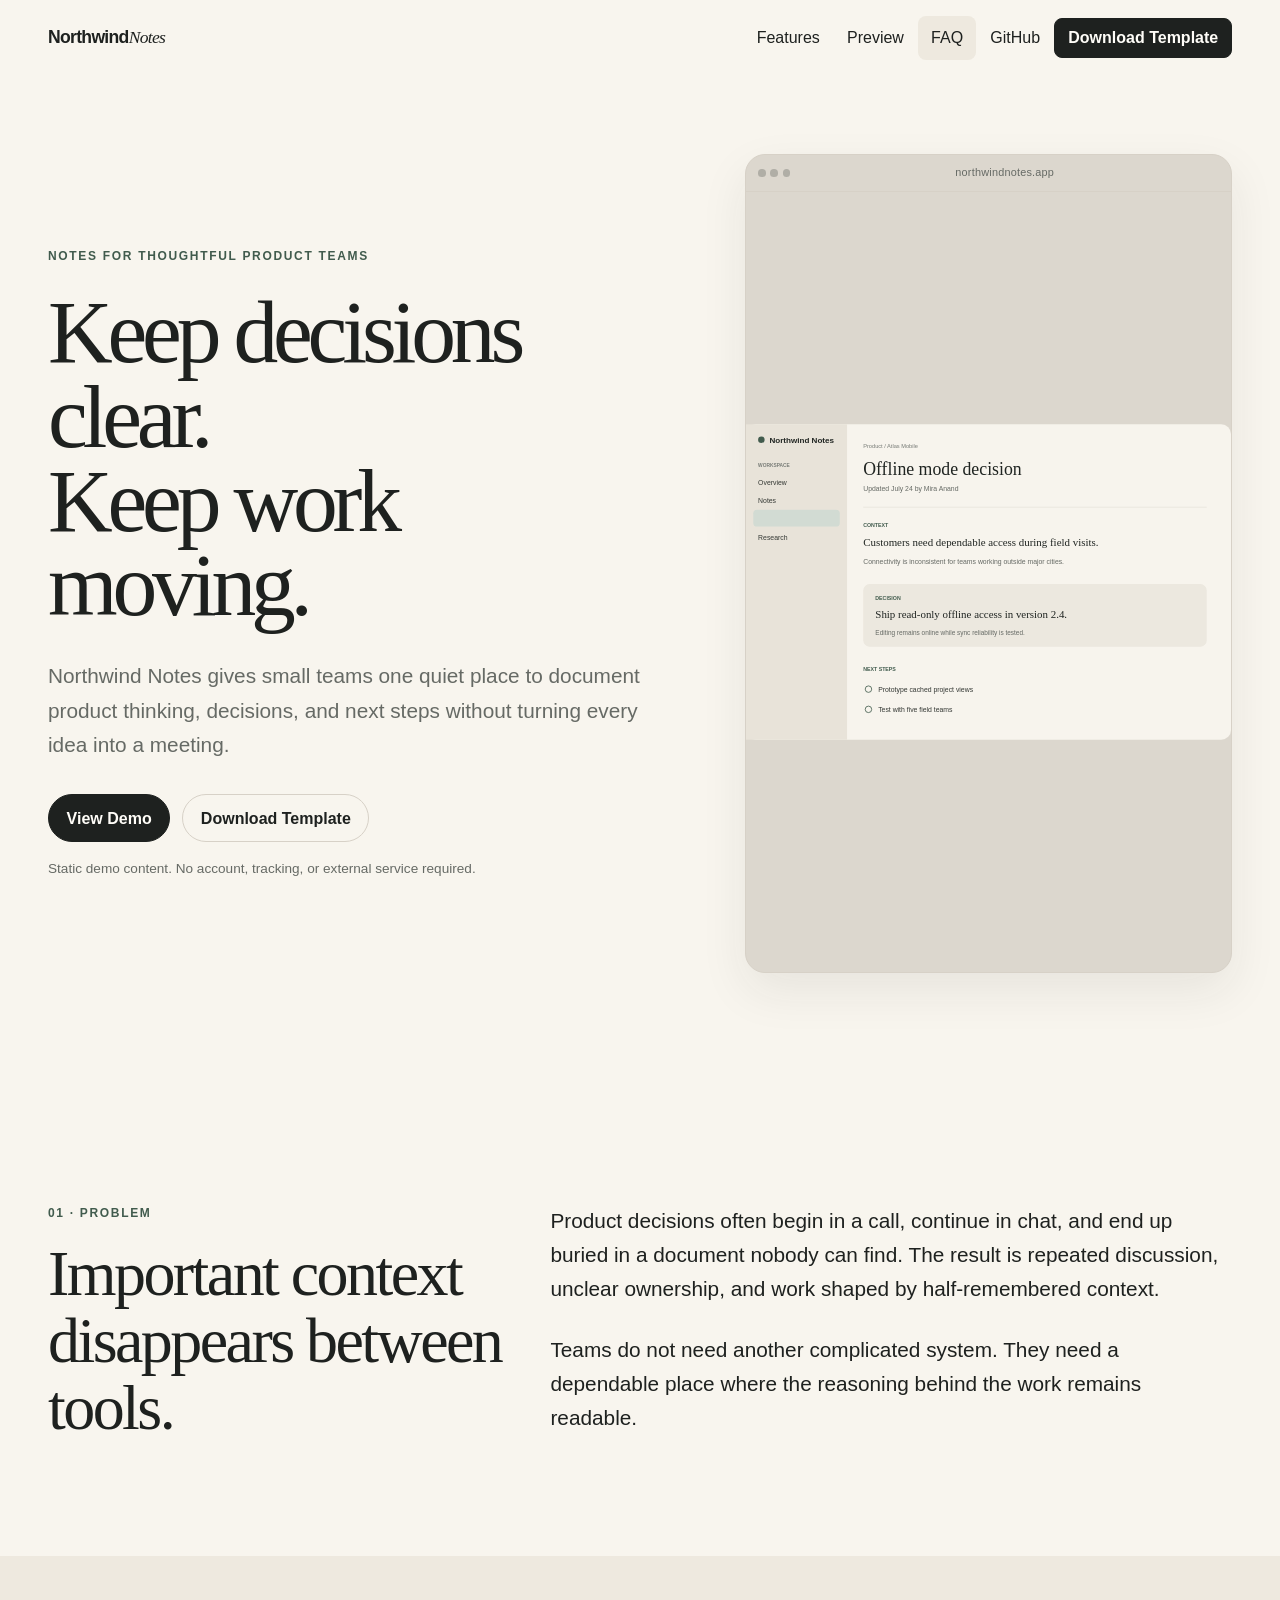
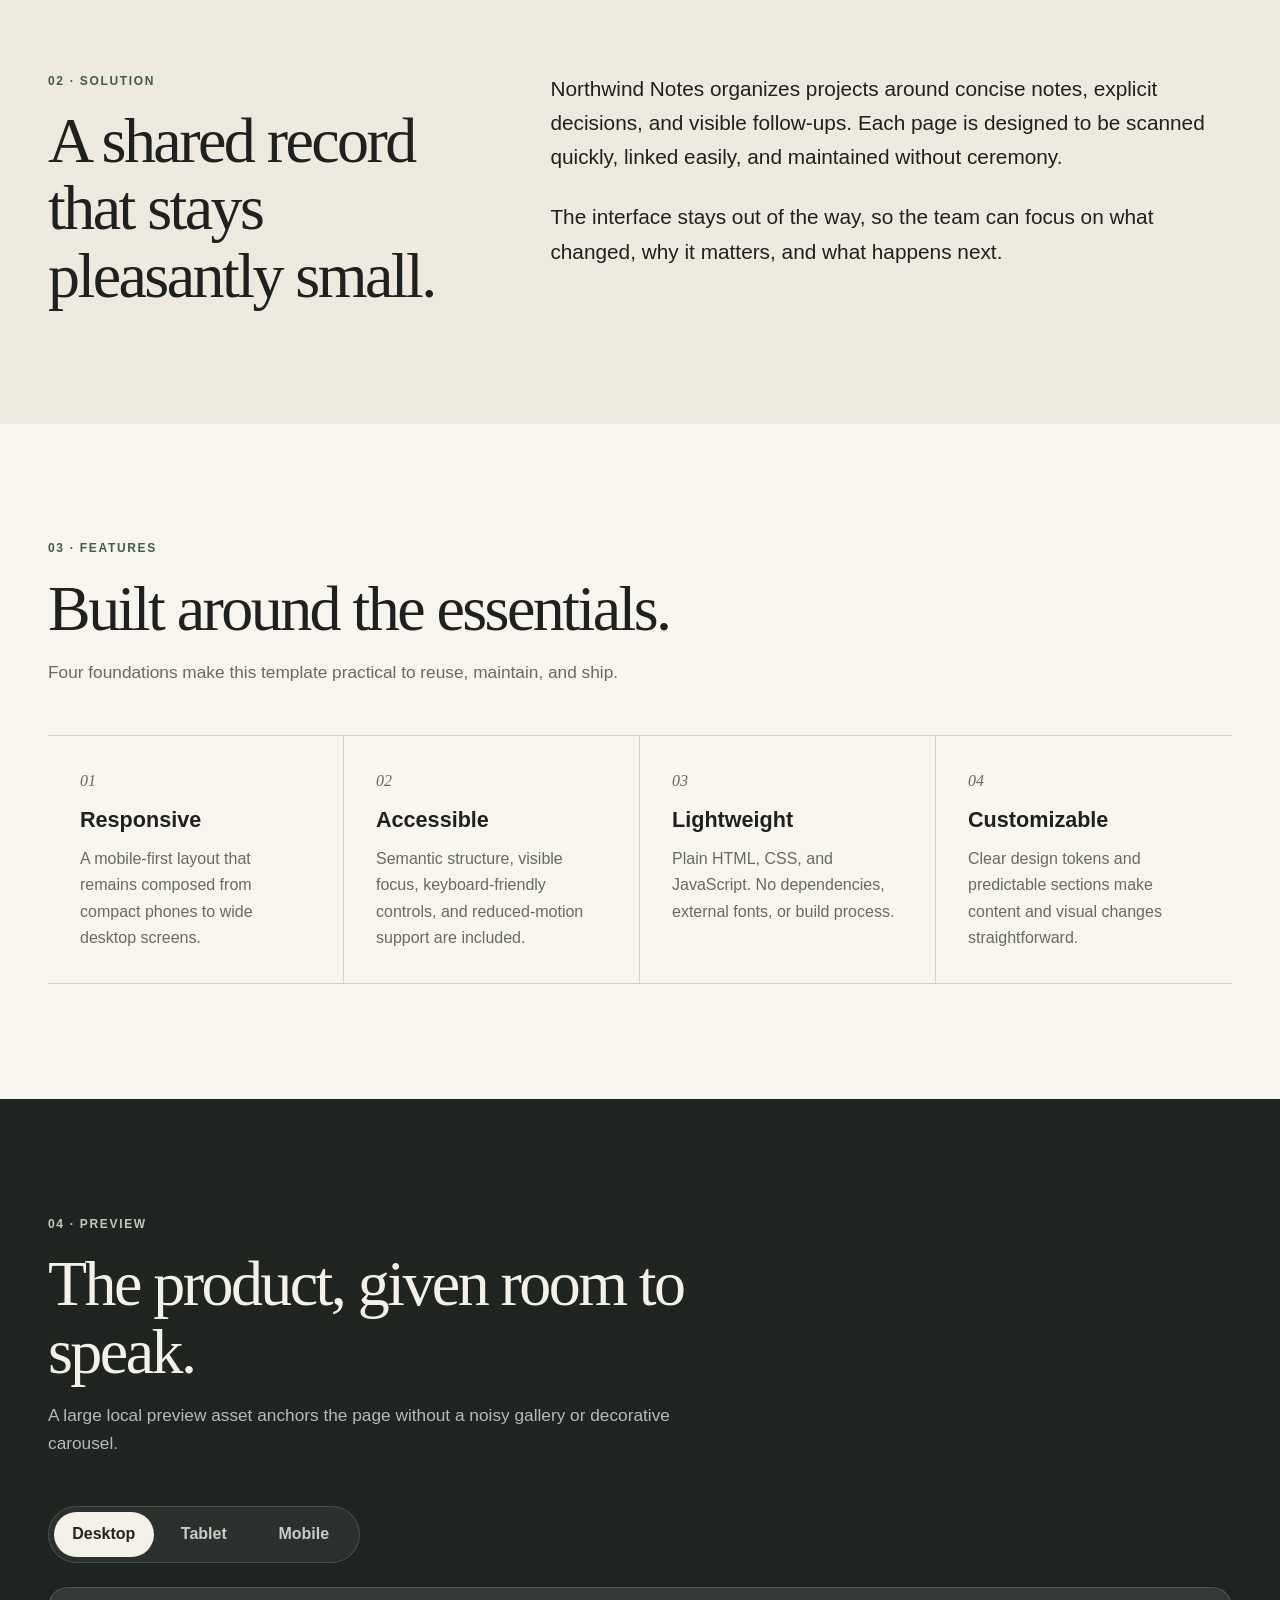
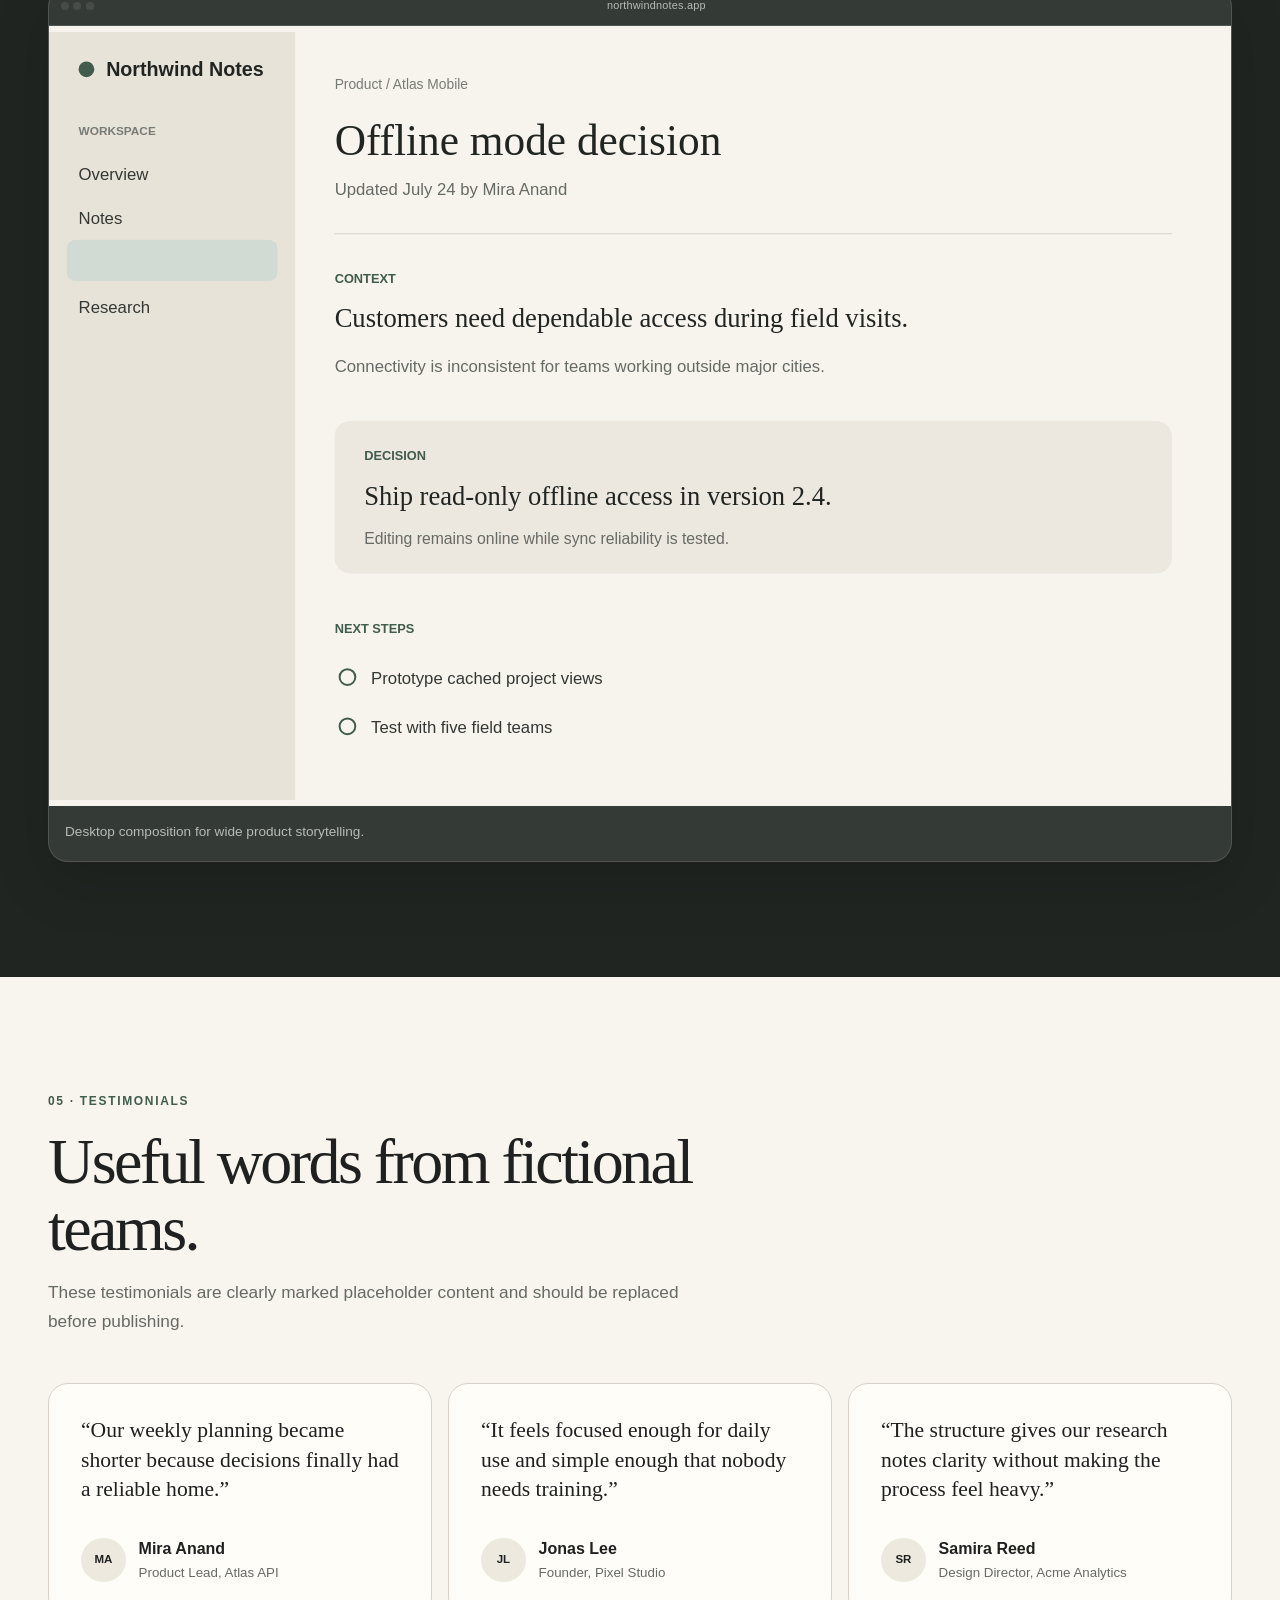
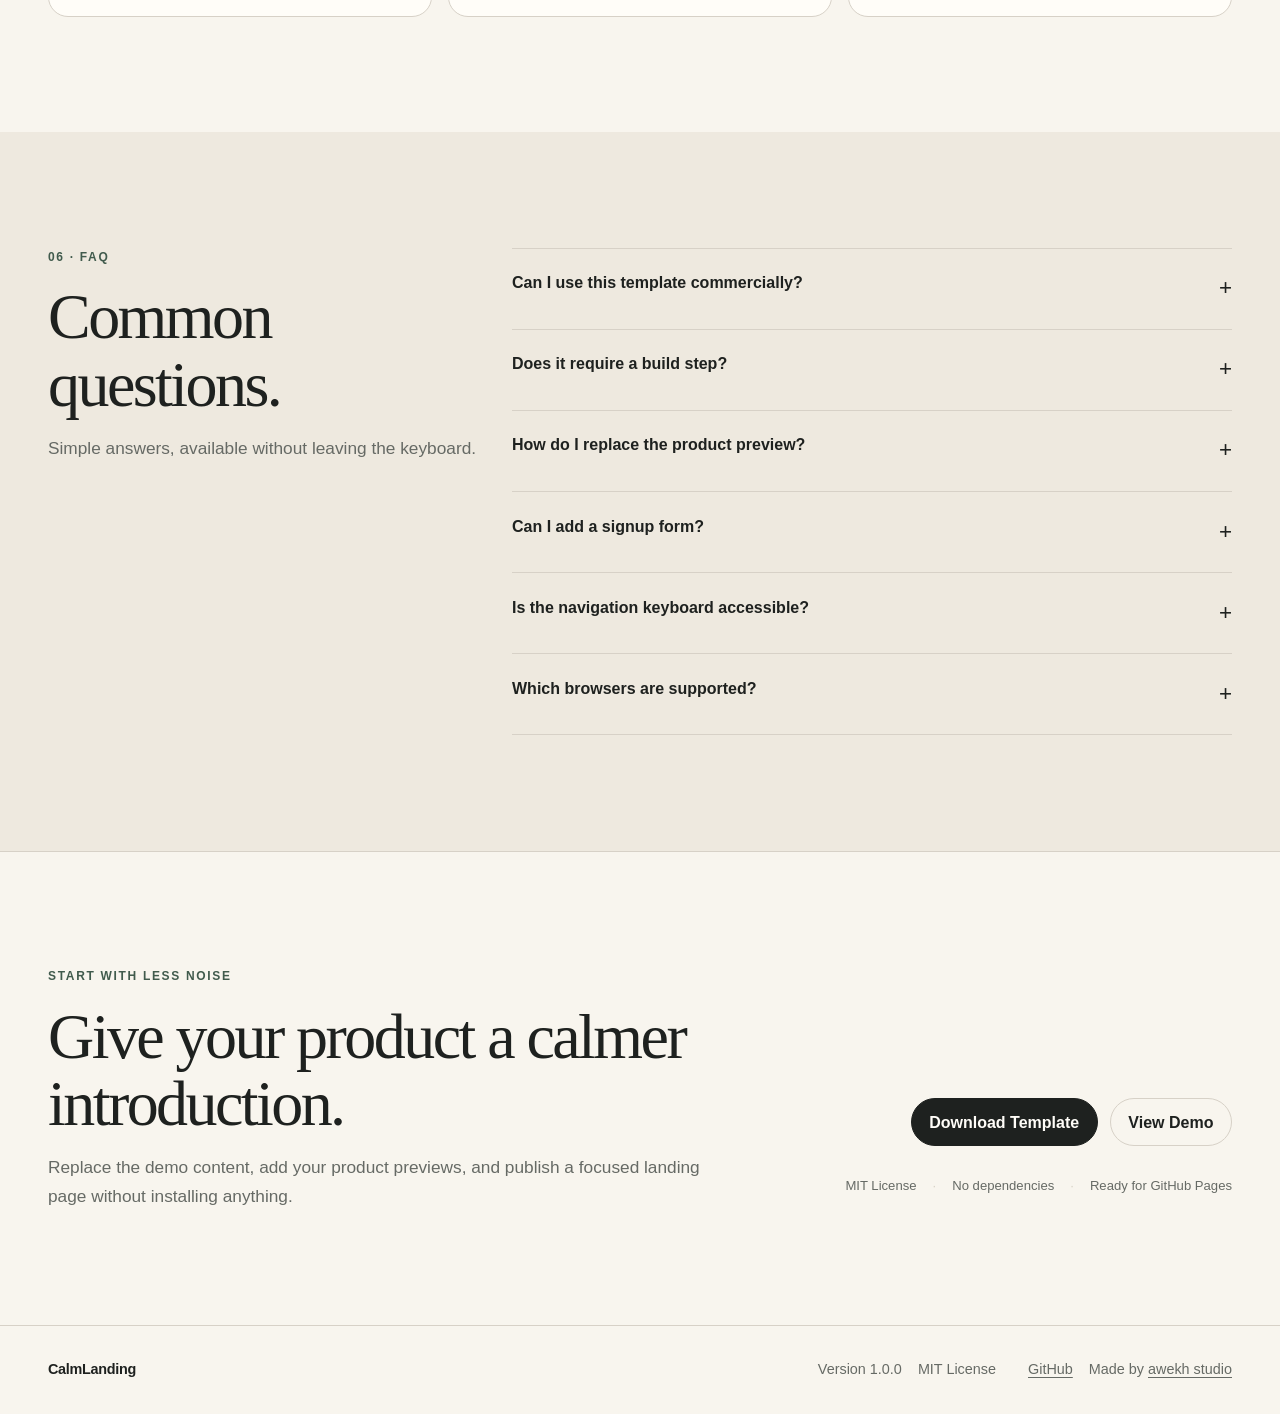
<file: index.html>
<!doctype html>
<html lang="en">
<head>
  <meta charset="utf-8">
  <meta name="viewport" content="width=device-width, initial-scale=1">
  <title>Northwind Notes — Calm product notes for focused teams</title>
  <meta name="description" content="Northwind Notes is a calm, focused workspace for product notes, decisions, and lightweight collaboration.">
  <meta name="theme-color" content="#f5f1e8">
  <link rel="canonical" href="https://awekhstudio.github.io/calmlanding/">
  <meta property="og:title" content="Northwind Notes — Calm product notes for focused teams">
  <meta property="og:description" content="A thoughtful workspace for product notes, decisions, and lightweight collaboration.">
  <meta property="og:type" content="website">
  <meta property="og:image" content="preview/calmlanding-cover.jpg">
  <meta name="twitter:card" content="summary_large_image">
  <link rel="icon" href="assets/icons/favicon.svg" type="image/svg+xml">
  <link rel="stylesheet" href="assets/css/reset.css">
  <link rel="stylesheet" href="assets/css/style.css">
  <script src="assets/js/main.js" defer></script>
</head>
<body id="top">
  <a class="skip-link" href="#main-content">Skip to main content</a>

  <header class="site-header" data-header>
    <div class="container nav-shell">
      <a class="brand" href="#top" aria-label="Northwind Notes home">Northwind<span>Notes</span></a>
      <button class="menu-toggle" type="button" aria-expanded="false" aria-controls="primary-navigation">
        <span class="sr-only">Toggle navigation</span>
        <span aria-hidden="true"></span><span aria-hidden="true"></span>
      </button>
      <nav id="primary-navigation" class="primary-nav" aria-label="Primary navigation" data-navigation>
        <a href="#features">Features</a>
        <a href="#preview">Preview</a>
        <a href="#faq">FAQ</a>
        <a href="https://github.com/awekhstudio/calmlanding">GitHub</a>
        <a class="button button-small" href="https://github.com/awekhstudio/calmlanding/archive/refs/heads/main.zip">Download Template</a>
      </nav>
    </div>
  </header>

  <main id="main-content">
    <section class="hero section">
      <div class="container hero-grid">
        <figure class="hero-preview browser-frame">
          <div class="browser-frame-bar" aria-hidden="true">
            <span class="browser-frame-dots"><i></i><i></i><i></i></span>
            <span class="browser-frame-address">northwindnotes.app</span>
          </div>
          <img src="assets/images/product-preview-desktop.svg" width="1200" height="780" alt="Northwind Notes interface showing a project decision log and recent notes">
        </figure>
        <div class="hero-copy">
          <p class="eyebrow">Notes for thoughtful product teams</p>
          <h1>Keep decisions clear.<br>Keep work moving.</h1>
          <p class="lead">Northwind Notes gives small teams one quiet place to document product thinking, decisions, and next steps without turning every idea into a meeting.</p>
          <div class="button-group">
            <a class="button" href="#preview">View Demo</a>
            <a class="button button-secondary" href="https://github.com/awekhstudio/calmlanding/archive/refs/heads/main.zip">Download Template</a>
          </div>
          <p class="hero-note">Static demo content. No account, tracking, or external service required.</p>
        </div>
      </div>
    </section>

    <section class="section problem" aria-labelledby="problem-title">
      <div class="container editorial-grid">
        <div>
          <p class="section-label" aria-hidden="true">01 · Problem</p>
          <h2 id="problem-title">Important context disappears between tools.</h2>
        </div>
        <div class="editorial-copy">
          <p>Product decisions often begin in a call, continue in chat, and end up buried in a document nobody can find. The result is repeated discussion, unclear ownership, and work shaped by half-remembered context.</p>
          <p>Teams do not need another complicated system. They need a dependable place where the reasoning behind the work remains readable.</p>
        </div>
      </div>
    </section>

    <section class="section solution section-tinted" aria-labelledby="solution-title">
      <div class="container editorial-grid">
        <div>
          <p class="section-label" aria-hidden="true">02 · Solution</p>
          <h2 id="solution-title">A shared record that stays pleasantly small.</h2>
        </div>
        <div class="editorial-copy">
          <p>Northwind Notes organizes projects around concise notes, explicit decisions, and visible follow-ups. Each page is designed to be scanned quickly, linked easily, and maintained without ceremony.</p>
          <p>The interface stays out of the way, so the team can focus on what changed, why it matters, and what happens next.</p>
        </div>
      </div>
    </section>

    <section id="features" class="section" aria-labelledby="features-title">
      <div class="container">
        <div class="section-heading">
          <p class="section-label" aria-hidden="true">03 · Features</p>
          <h2 id="features-title">Built around the essentials.</h2>
          <p>Four foundations make this template practical to reuse, maintain, and ship.</p>
        </div>
        <div class="features-grid">
          <article><span class="feature-index" aria-hidden="true">01</span><h3>Responsive</h3><p>A mobile-first layout that remains composed from compact phones to wide desktop screens.</p></article>
          <article><span class="feature-index" aria-hidden="true">02</span><h3>Accessible</h3><p>Semantic structure, visible focus, keyboard-friendly controls, and reduced-motion support are included.</p></article>
          <article><span class="feature-index" aria-hidden="true">03</span><h3>Lightweight</h3><p>Plain HTML, CSS, and JavaScript. No dependencies, external fonts, or build process.</p></article>
          <article><span class="feature-index" aria-hidden="true">04</span><h3>Customizable</h3><p>Clear design tokens and predictable sections make content and visual changes straightforward.</p></article>
        </div>
      </div>
    </section>

    <section id="preview" class="section preview-section section-dark" aria-labelledby="preview-title">
      <div class="container">
        <div class="section-heading section-heading-light">
          <p class="section-label" aria-hidden="true">04 · Preview</p>
          <h2 id="preview-title">The product, given room to speak.</h2>
          <p>A large local preview asset anchors the page without a noisy gallery or decorative carousel.</p>
        </div>
        <div class="preview-tabs" data-preview-tabs>
          <div class="preview-tablist" role="tablist" aria-label="Choose a responsive product preview">
            <button id="preview-tab-desktop" role="tab" type="button" aria-selected="true" aria-controls="preview-panel-desktop" tabindex="0">Desktop</button>
            <button id="preview-tab-tablet" role="tab" type="button" aria-selected="false" aria-controls="preview-panel-tablet" tabindex="-1">Tablet</button>
            <button id="preview-tab-mobile" role="tab" type="button" aria-selected="false" aria-controls="preview-panel-mobile" tabindex="-1">Mobile</button>
          </div>

          <div id="preview-panel-desktop" class="preview-panel" role="tabpanel" aria-labelledby="preview-tab-desktop">
            <figure class="product-figure browser-frame">
              <div class="browser-frame-bar" aria-hidden="true">
                <span class="browser-frame-dots"><i></i><i></i><i></i></span>
                <span class="browser-frame-address">northwindnotes.app</span>
              </div>
              <img src="assets/images/product-preview-desktop.svg" width="1200" height="780" alt="Desktop layout of Northwind Notes with project navigation, decision content, and team activity">
              <figcaption>Desktop composition for wide product storytelling.</figcaption>
            </figure>
          </div>

          <div id="preview-panel-tablet" class="preview-panel" role="tabpanel" aria-labelledby="preview-tab-tablet">
            <figure class="product-figure browser-frame browser-frame-tablet">
              <div class="browser-frame-bar" aria-hidden="true">
                <span class="browser-frame-dots"><i></i><i></i><i></i></span>
                <span class="browser-frame-address">northwindnotes.app</span>
              </div>
              <img src="assets/images/product-preview-tablet.svg" width="820" height="980" alt="Tablet layout of Northwind Notes with a compact project list and readable decision summary">
              <figcaption>Tablet composition with a tighter reading column.</figcaption>
            </figure>
          </div>

          <div id="preview-panel-mobile" class="preview-panel" role="tabpanel" aria-labelledby="preview-tab-mobile">
            <figure class="product-figure browser-frame browser-frame-mobile">
              <div class="browser-frame-bar" aria-hidden="true">
                <span class="browser-frame-dots"><i></i><i></i><i></i></span>
                <span class="browser-frame-address">northwindnotes.app</span>
              </div>
              <img src="assets/images/product-preview-mobile.svg" width="390" height="844" alt="Mobile layout of Northwind Notes showing a focused decision summary and recent notes">
              <figcaption>Mobile composition designed for focused reading.</figcaption>
            </figure>
          </div>
        </div>
      </div>
    </section>

    <section class="section testimonials" aria-labelledby="testimonials-title">
      <div class="container">
        <div class="section-heading">
          <p class="section-label" aria-hidden="true">05 · Testimonials</p>
          <h2 id="testimonials-title">Useful words from fictional teams.</h2>
          <p>These testimonials are clearly marked placeholder content and should be replaced before publishing.</p>
        </div>
        <div class="testimonial-grid">
          <figure><blockquote>“Our weekly planning became shorter because decisions finally had a reliable home.”</blockquote><figcaption><span class="avatar" aria-hidden="true">MA</span><span><strong>Mira Anand</strong><small>Product Lead, Atlas API</small></span></figcaption></figure>
          <figure><blockquote>“It feels focused enough for daily use and simple enough that nobody needs training.”</blockquote><figcaption><span class="avatar" aria-hidden="true">JL</span><span><strong>Jonas Lee</strong><small>Founder, Pixel Studio</small></span></figcaption></figure>
          <figure><blockquote>“The structure gives our research notes clarity without making the process feel heavy.”</blockquote><figcaption><span class="avatar" aria-hidden="true">SR</span><span><strong>Samira Reed</strong><small>Design Director, Acme Analytics</small></span></figcaption></figure>
        </div>
      </div>
    </section>

    <section id="faq" class="section section-tinted" aria-labelledby="faq-title">
      <div class="container faq-layout">
        <div class="section-heading">
          <p class="section-label" aria-hidden="true">06 · FAQ</p>
          <h2 id="faq-title">Common questions.</h2>
          <p>Simple answers, available without leaving the keyboard.</p>
        </div>
        <div class="accordion" data-accordion>
          <section class="faq-item"><h3><button aria-expanded="false" aria-controls="faq-1" id="faq-button-1">Can I use this template commercially?<span aria-hidden="true">+</span></button></h3><div id="faq-1" role="region" aria-labelledby="faq-button-1" hidden><p>Yes. CalmLanding is released under the MIT License, so commercial and personal use are permitted with the required license notice.</p></div></section>
          <section class="faq-item"><h3><button aria-expanded="false" aria-controls="faq-2" id="faq-button-2">Does it require a build step?<span aria-hidden="true">+</span></button></h3><div id="faq-2" role="region" aria-labelledby="faq-button-2" hidden><p>No. Open <code>index.html</code> directly, or publish the repository through any static hosting provider.</p></div></section>
          <section class="faq-item"><h3><button aria-expanded="false" aria-controls="faq-3" id="faq-button-3">How do I replace the product preview?<span aria-hidden="true">+</span></button></h3><div id="faq-3" role="region" aria-labelledby="faq-button-3" hidden><p>Replace the desktop, tablet, and mobile SVG files in <code>assets/images</code>, then update their dimensions and alternative text in <code>index.html</code>.</p></div></section>
          <section class="faq-item"><h3><button aria-expanded="false" aria-controls="faq-4" id="faq-button-4">Can I add a signup form?<span aria-hidden="true">+</span></button></h3><div id="faq-4" role="region" aria-labelledby="faq-button-4" hidden><p>Yes, but form processing requires a backend or third-party service. Review its privacy, accessibility, and security implications before adding it.</p></div></section>
          <section class="faq-item"><h3><button aria-expanded="false" aria-controls="faq-5" id="faq-button-5">Is the navigation keyboard accessible?<span aria-hidden="true">+</span></button></h3><div id="faq-5" role="region" aria-labelledby="faq-button-5" hidden><p>Yes. The menu button exposes its state, focus remains visible, and the mobile menu closes with Escape.</p></div></section>
          <section class="faq-item"><h3><button aria-expanded="false" aria-controls="faq-6" id="faq-button-6">Which browsers are supported?<span aria-hidden="true">+</span></button></h3><div id="faq-6" role="region" aria-labelledby="faq-button-6" hidden><p>The template targets current versions of Chrome, Edge, Firefox, and Safari. Internet Explorer is not supported.</p></div></section>
        </div>
      </div>
    </section>

    <section class="section cta" aria-labelledby="cta-title">
      <div class="container cta-inner">
        <div class="cta-copy">
          <p class="eyebrow">Start with less noise</p>
          <h2 id="cta-title">Give your product a calmer introduction.</h2>
          <p>Replace the demo content, add your product previews, and publish a focused landing page without installing anything.</p>
        </div>
        <div class="cta-actions">
          <div class="button-group">
            <a class="button" href="https://github.com/awekhstudio/calmlanding/archive/refs/heads/main.zip">Download Template</a>
            <a class="button button-secondary" href="#preview">View Demo</a>
          </div>
          <ul class="trust-list" aria-label="Template details">
            <li>MIT License</li>
            <li>No dependencies</li>
            <li>Ready for GitHub Pages</li>
          </ul>
        </div>
      </div>
    </section>
  </main>

  <footer class="site-footer">
    <div class="container footer-grid">
      <p class="footer-product">CalmLanding</p>
      <div class="footer-meta">
        <p>Version 1.0.0</p>
        <p>MIT License</p>
      </div>
      <div class="footer-links">
        <a href="https://github.com/awekhstudio/calmlanding">GitHub</a>
        <p>Made by <a href="https://github.com/awekhstudio">awekh studio</a></p>
      </div>
    </div>
  </footer>
</body>
</html>
</file>
<file: assets/css/style.css>
:root {
  --color-bg: #f8f5ee;
  --color-surface: #fffdf8;
  --color-tint: #eee9df;
  --color-text: #1e211f;
  --color-muted: #666a65;
  --color-line: #d7d1c7;
  --color-accent: #415b4d;
  --color-dark: #202522;
  --color-dark-text: #f4f1e9;
  --color-focus: #8e6f2f;
  --preview-frame-surface: #dcd7ce;
  --preview-frame-surface-dark: #343a36;
  --preview-frame-border: rgb(255 255 255 / 0.14);
  --preview-control: #2b312d;
  --preview-control-active: #f4f1e9;
  --font-sans: Inter, ui-sans-serif, -apple-system, BlinkMacSystemFont, "Segoe UI", sans-serif;
  --font-serif: Georgia, "Times New Roman", serif;
  --container: 1200px;
  --gutter: clamp(1.25rem, 4vw, 3rem);
  --space-1: .5rem;
  --space-2: .75rem;
  --space-3: 1rem;
  --space-4: 1.5rem;
  --space-5: 2rem;
  --space-6: 3rem;
  --space-7: clamp(4.5rem, 9vw, 8rem);
  --radius: 1.25rem;
  --radius-small: .75rem;
  --transition: 180ms ease;
}

html { background: var(--color-bg); scroll-padding-top: 6rem; }
body { font-family: var(--font-sans); color: var(--color-text); background: var(--color-bg); line-height: 1.65; overflow-x: clip; }
a { color: inherit; }
button, a { touch-action: manipulation; }
img { max-width: 100%; }
.container { width: min(100% - (2 * var(--gutter)), var(--container)); margin-inline: auto; }
.section { padding-block: var(--space-7); }
.sr-only { position: absolute; width: 1px; height: 1px; padding: 0; margin: -1px; overflow: hidden; clip: rect(0, 0, 0, 0); white-space: nowrap; border: 0; }
.skip-link { position: fixed; z-index: 100; top: 1rem; left: 1rem; padding: .75rem 1rem; background: var(--color-text); color: white; transform: translateY(-180%); }
.skip-link:focus { transform: none; }
a:focus-visible, button:focus-visible { outline: 3px solid var(--color-focus); outline-offset: 4px; }

.site-header { position: sticky; top: 0; z-index: 20; background: color-mix(in srgb, var(--color-bg) 92%, transparent); border-bottom: 1px solid transparent; backdrop-filter: blur(12px); }
.site-header.is-scrolled { border-color: var(--color-line); }
.nav-shell { min-height: 4.75rem; display: flex; align-items: center; justify-content: space-between; }
.brand { font-weight: 750; text-decoration: none; letter-spacing: -.04em; font-size: 1.1rem; }
.brand span { font-family: var(--font-serif); font-style: italic; font-weight: 400; }
.menu-toggle { width: 2.75rem; height: 2.75rem; border: 1px solid var(--color-line); border-radius: 50%; background: var(--color-surface); display: grid; place-content: center; gap: 6px; }
.menu-toggle span[aria-hidden] { display: block; width: 18px; height: 1px; background: currentColor; transition: transform var(--transition); }
.menu-toggle[aria-expanded="true"] span[aria-hidden]:first-of-type { transform: translateY(3.5px) rotate(45deg); }
.menu-toggle[aria-expanded="true"] span[aria-hidden]:last-of-type { transform: translateY(-3.5px) rotate(-45deg); }
.primary-nav { position: absolute; inset: 4.75rem 0 auto; background: var(--color-bg); border-bottom: 1px solid var(--color-line); padding: 1rem var(--gutter) 1.5rem; display: none; flex-direction: column; gap: .25rem; }
.primary-nav.is-open { display: flex; }
.primary-nav a { padding: .75rem; text-decoration: none; border-radius: .5rem; }
.primary-nav a:not(.button):hover, .primary-nav a[aria-current="true"] { background: var(--color-tint); }

.button { display: inline-flex; justify-content: center; align-items: center; min-height: 3rem; padding: .75rem 1.1rem; border: 1px solid var(--color-text); background: var(--color-text); color: var(--color-surface); border-radius: 999px; font-weight: 650; text-decoration: none; line-height: 1.2; transition: transform var(--transition), background var(--transition); }
.button:hover { transform: translateY(-2px); background: #343936; }
.button-secondary { background: transparent; color: var(--color-text); border-color: var(--color-line); }
.button-secondary:hover { background: var(--color-surface); }
.button-small { min-height: 2.5rem; padding: .55rem 1rem; }

.hero { padding-top: clamp(2rem, 6vw, 5rem); }
.hero-grid { display: grid; gap: var(--space-6); }
.hero-copy { max-width: 42rem; }
.eyebrow, .section-label { text-transform: uppercase; letter-spacing: .14em; font-size: .75rem; font-weight: 750; color: var(--color-accent); }
.hero h1 { font-family: var(--font-serif); font-size: clamp(2.8rem, 9vw, 6.65rem); line-height: .94; letter-spacing: -.058em; font-weight: 400; margin-top: var(--space-4); text-wrap: balance; }
.lead { font-size: clamp(1.08rem, 2vw, 1.3rem); color: var(--color-muted); max-width: 39rem; margin-top: var(--space-5); }
.button-group { display: flex; flex-wrap: wrap; gap: .75rem; margin-top: var(--space-5); }
.hero-note { font-size: .85rem; color: var(--color-muted); margin-top: var(--space-3); }

.browser-frame { overflow: hidden; border: 1px solid var(--color-line); border-radius: var(--radius); background: var(--preview-frame-surface); box-shadow: 0 18px 48px rgb(34 37 34 / .08); }
.browser-frame-bar { min-height: 2.35rem; padding: .55rem .75rem; display: grid; grid-template-columns: auto minmax(0, 1fr) auto; align-items: center; gap: .75rem; border-bottom: 1px solid var(--color-line); }
.browser-frame-dots { display: inline-flex; gap: .3rem; }
.browser-frame-dots i { width: .48rem; height: .48rem; display: block; border-radius: 50%; background: color-mix(in srgb, var(--color-muted) 38%, transparent); }
.browser-frame-address { justify-self: center; min-width: 0; max-width: 18rem; overflow: hidden; text-overflow: ellipsis; white-space: nowrap; font-size: .68rem; color: var(--color-muted); letter-spacing: .02em; }
.browser-frame img { display: block; width: 100%; }
.hero-preview { order: -1; }

.editorial-grid { display: grid; gap: var(--space-5); }
.editorial-grid h2, .section-heading h2, .cta h2 { font-family: var(--font-serif); font-weight: 400; font-size: clamp(2.1rem, 5vw, 4rem); line-height: 1.05; letter-spacing: -.04em; margin-top: var(--space-3); }
.editorial-copy { font-size: clamp(1.08rem, 2vw, 1.3rem); max-width: 43rem; }
.editorial-copy p + p { margin-top: 1.25em; }
.section-tinted { background: var(--color-tint); }
.section-heading { max-width: 47rem; margin-bottom: var(--space-6); }
.section-heading > p:last-child { color: var(--color-muted); font-size: 1.08rem; margin-top: var(--space-3); max-width: 40rem; }
.features-grid { display: grid; border-top: 1px solid var(--color-line); }
.features-grid article { padding-block: var(--space-5); border-bottom: 1px solid var(--color-line); }
.feature-index { font-family: var(--font-serif); font-style: italic; color: var(--color-muted); }
.features-grid h3 { font-size: 1.35rem; margin: .5rem 0; }
.features-grid p { color: var(--color-muted); max-width: 29rem; }

.section-dark { background: var(--color-dark); color: var(--color-dark-text); }
.section-heading-light .section-label { color: #bccbbb; }
.section-heading-light > p:last-child { color: #b7bbb7; }
.preview-tabs { display: grid; gap: var(--space-4); }
.preview-tablist { width: fit-content; max-width: 100%; padding: .3rem; display: flex; overflow-x: auto; border: 1px solid var(--preview-frame-border); border-radius: 999px; background: var(--preview-control); scrollbar-width: thin; }
.preview-tablist button { min-height: 2.75rem; min-width: 6.25rem; padding: .6rem 1rem; flex: 0 0 auto; border: 0; border-radius: 999px; background: transparent; color: #c8ccc8; font-weight: 700; }
.preview-tablist button[aria-selected="true"] { background: var(--preview-control-active); color: var(--color-dark); }
.preview-panel[hidden] { display: none; }
.product-figure { max-width: 100%; margin-inline: auto; background: var(--preview-frame-surface-dark); border-color: var(--preview-frame-border); box-shadow: 0 20px 56px rgb(0 0 0 / .15); }
.product-figure .browser-frame-bar { border-color: var(--preview-frame-border); }
.product-figure .browser-frame-address, .product-figure figcaption { color: #b7bbb7; }
.product-figure img { width: 100%; background: #f7f4ed; }
.product-figure figcaption { font-size: .85rem; padding: .95rem 1rem 1.1rem; }
.browser-frame-tablet { width: min(100%, 50rem); }
.browser-frame-mobile { width: min(100%, 25rem); }

.testimonial-grid { display: grid; gap: 1rem; }
.testimonial-grid figure { padding: var(--space-5); background: var(--color-surface); border: 1px solid var(--color-line); border-radius: var(--radius); }
blockquote { font-family: var(--font-serif); font-size: 1.35rem; line-height: 1.35; }
.testimonial-grid figcaption { display: flex; align-items: center; gap: .8rem; margin-top: var(--space-5); }
.avatar { width: 2.8rem; height: 2.8rem; border-radius: 50%; display: grid; place-items: center; background: var(--color-tint); font-size: .72rem; font-weight: 750; }
.testimonial-grid strong, .testimonial-grid small { display: block; }
.testimonial-grid small { color: var(--color-muted); }

.faq-layout { display: grid; gap: var(--space-5); }
.accordion { border-top: 1px solid var(--color-line); }
.faq-item { border-bottom: 1px solid var(--color-line); }
.faq-item h3 { font-size: 1rem; }
.faq-item button { width: 100%; min-height: 3rem; border: 0; background: transparent; text-align: left; padding: 1.35rem 0; display: flex; justify-content: space-between; gap: 1rem; color: inherit; font-weight: 700; }
.faq-item button span { font-size: 1.4rem; font-weight: 400; transition: transform var(--transition); }
.faq-item button[aria-expanded="true"] span { transform: rotate(45deg); }
.faq-item [role="region"] { padding: 0 2rem 1.5rem 0; color: var(--color-muted); }

.cta { border-top: 1px solid var(--color-line); }
.cta-inner { display: grid; gap: var(--space-5); align-items: end; }
.cta-copy { max-width: 48rem; }
.cta p:not(.eyebrow) { color: var(--color-muted); font-size: 1.08rem; max-width: 42rem; margin-top: var(--space-3); }
.cta-actions { display: grid; gap: var(--space-3); }
.cta-actions .button-group { margin-top: 0; }
.trust-list { display: flex; flex-wrap: wrap; gap: .45rem 1rem; padding: 0; list-style: none; color: var(--color-muted); font-size: .82rem; }
.trust-list li { display: inline-flex; align-items: center; }
.trust-list li + li::before { content: "·"; margin-right: 1rem; color: var(--color-line); }

.site-footer { border-top: 1px solid var(--color-line); padding-block: 2rem; }
.footer-grid { display: grid; gap: 1rem; color: var(--color-muted); font-size: .9rem; }
.footer-product { color: var(--color-text); font-weight: 750; letter-spacing: -.02em; }
.footer-meta, .footer-links { display: flex; flex-wrap: wrap; gap: .35rem 1rem; }
.footer-links a { text-underline-offset: .2em; }
.footer-links a:hover { color: var(--color-text); }

@media (min-width: 48rem) {
  .menu-toggle { display: none; }
  .primary-nav { position: static; display: flex; flex-direction: row; align-items: center; background: transparent; border: 0; padding: 0; gap: .1rem; }
  .primary-nav a { padding: .55rem .8rem; }
  .hero-grid { grid-template-columns: minmax(0, 1.08fr) minmax(20rem, .92fr); align-items: center; gap: clamp(3rem, 5vw, 5rem); }
  .hero-copy { grid-column: 1; grid-row: 1; }
  .hero-preview { order: 0; grid-column: 2; grid-row: 1; }
  .hero h1 { font-size: clamp(4.25rem, 7vw, 6.65rem); }
  .editorial-grid { grid-template-columns: minmax(0, .8fr) minmax(0, 1.2fr); gap: var(--space-6); }
  .features-grid { grid-template-columns: repeat(2, 1fr); }
  .features-grid article:nth-child(odd) { padding-right: var(--space-5); border-right: 1px solid var(--color-line); }
  .features-grid article:nth-child(even) { padding-left: var(--space-5); }
  .testimonial-grid { grid-template-columns: repeat(3, 1fr); }
  .faq-layout { grid-template-columns: .75fr 1.25fr; }
  .cta-inner { grid-template-columns: minmax(0, 1.2fr) minmax(22rem, auto); }
  .cta-actions { justify-items: end; }
  .trust-list { justify-content: flex-end; }
  .footer-grid { grid-template-columns: 1fr auto auto; align-items: center; gap: 2rem; }
  .footer-meta, .footer-links { justify-content: flex-end; }
}

@media (min-width: 64rem) {
  .hero-grid { grid-template-columns: minmax(0, 1.12fr) minmax(24rem, .88fr); }
}

@media (min-width: 75rem) {
  .hero-grid { gap: clamp(4rem, 6vw, 6rem); }
  .features-grid { grid-template-columns: repeat(4, 1fr); }
  .features-grid article { padding: var(--space-5); }
  .features-grid article:not(:last-child) { border-right: 1px solid var(--color-line); }
  .features-grid article:nth-child(even) { padding: var(--space-5); }
}

@media (max-width: 27rem) {
  .button-group .button { width: 100%; }
  .browser-frame-address { max-width: 10rem; }
  .trust-list { display: grid; gap: .25rem; }
  .trust-list li + li::before { content: none; }
}

@media (prefers-reduced-motion: reduce) {
  html { scroll-behavior: auto; }
  *, *::before, *::after { scroll-behavior: auto; transition-duration: .01ms; animation-duration: .01ms; animation-iteration-count: 1; }
}

@media print {
  .site-header, .skip-link, .button-group, .preview-tablist, .trust-list { display: none !important; }
  body { background: #fff; color: #000; font-size: 10pt; overflow: visible; }
  .section { padding-block: 20pt; }
  .section-dark, .section-tinted { background: #fff !important; color: #000 !important; }
  .hero-grid, .editorial-grid, .faq-layout, .cta-inner { display: block; }
  .hero-preview { max-width: 55%; float: right; margin: 0 0 20pt 20pt; }
  .preview-tabs .preview-panel { display: none !important; }
  .preview-tabs #preview-panel-desktop { display: block !important; }
  .product-figure, .browser-frame { background: #fff; border: 1px solid #ccc; box-shadow: none; }
  .browser-frame-bar { border-color: #ccc; }
  .product-figure figcaption, .browser-frame-address { color: #444; }
  .faq-item [role="region"][hidden] { display: block; }
  .testimonial-grid { grid-template-columns: repeat(3, 1fr); }
  a { color: #000; text-decoration: none; }
  .site-footer { break-before: avoid; }
}
</file>
